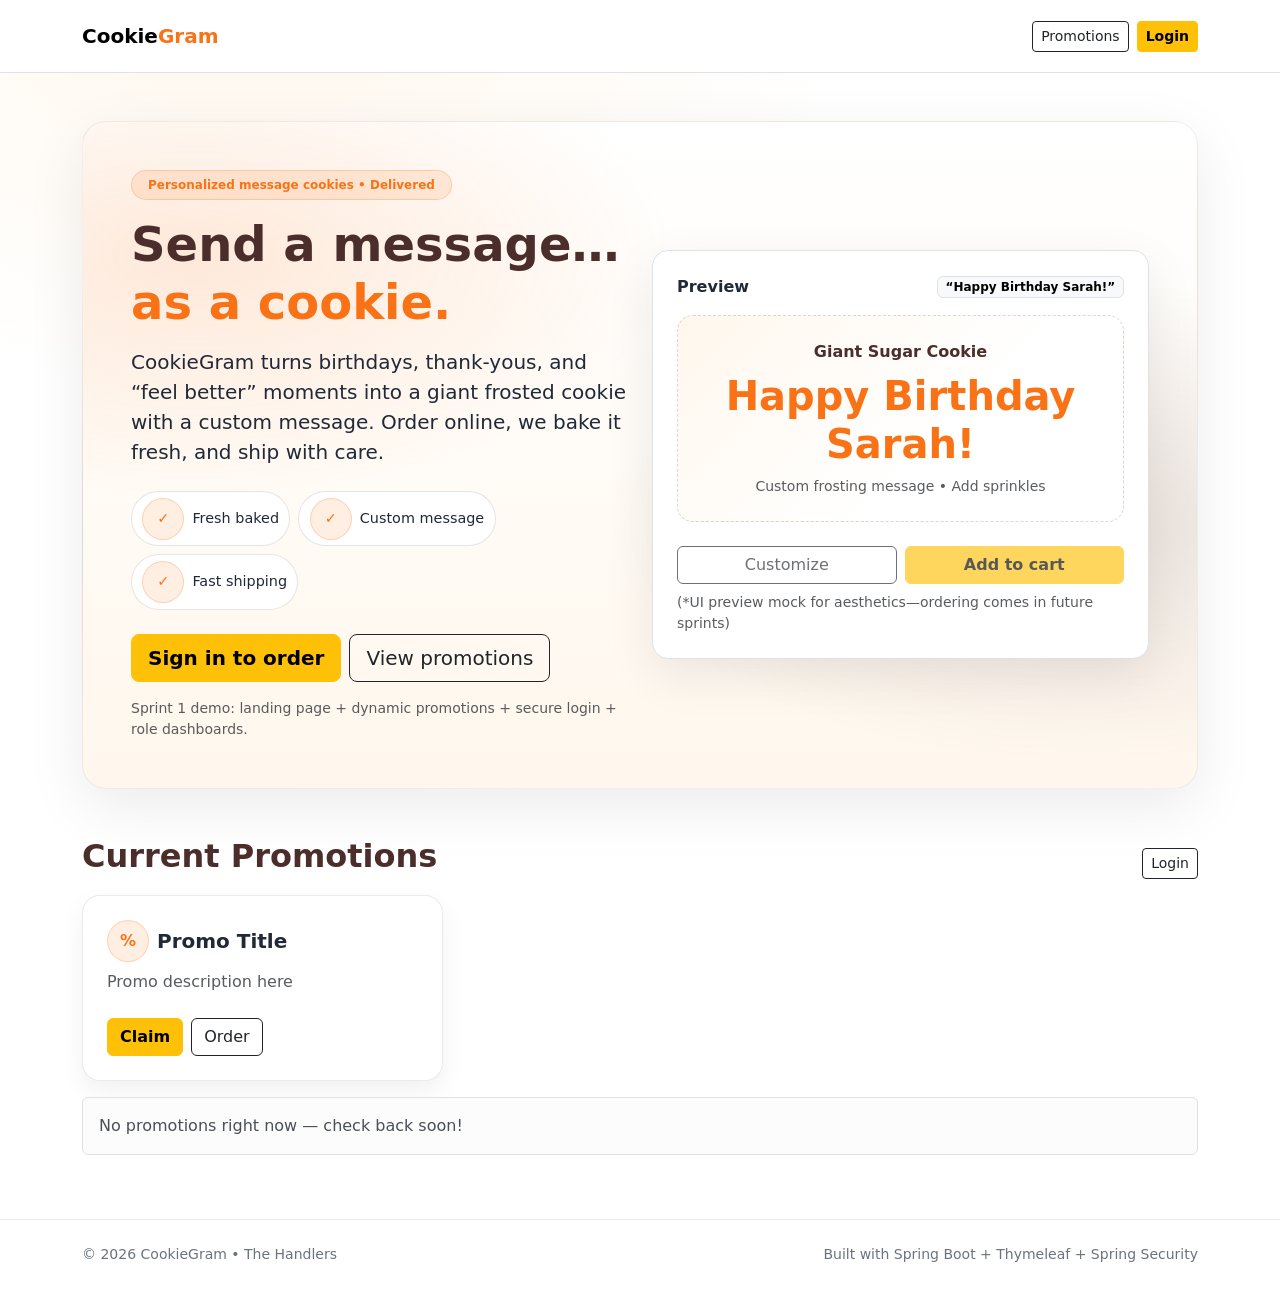
<file: src/main/resources/templates/index.html>
<!doctype html>
<html lang="en" xmlns:th="http://www.thymeleaf.org">
<head>
  <meta charset="UTF-8" />
  <meta name="viewport" content="width=device-width, initial-scale=1" />
  <title>CookieGram — Message Cookies Delivered</title>

  <!-- Bootstrap (instant aesthetics) -->
  <link href="https://cdn.jsdelivr.net/npm/bootstrap@5.3.3/dist/css/bootstrap.min.css" rel="stylesheet">

  <style>
    :root{
      --cg-orange:#f97316;
      --cg-brown:#4b2e2b;
      --cg-cream:#fff7ed;
    }
    body{
      font-family: system-ui, -apple-system, Segoe UI, Roboto, Arial, sans-serif;
      background: radial-gradient(1200px 800px at 20% 0%, #fff7ed 0%, #ffffff 50%, #fff 100%);
      color:#1f2937;
    }
    .navbar-brand span{ color: var(--cg-orange); }
    .hero{
      background:
        radial-gradient(800px 400px at 10% 20%, rgba(249,115,22,.15) 0%, rgba(249,115,22,0) 60%),
        radial-gradient(800px 400px at 90% 60%, rgba(75,46,43,.12) 0%, rgba(75,46,43,0) 60%),
        linear-gradient(180deg, #ffffff 0%, #fff7ed 100%);
      border: 1px solid rgba(0,0,0,.06);
      box-shadow: 0 18px 60px rgba(0,0,0,.08);
      border-radius: 24px;
      overflow:hidden;
    }
    .badge-soft{
      background: rgba(249,115,22,.12);
      color: var(--cg-orange);
      border: 1px solid rgba(249,115,22,.25);
      font-weight: 600;
    }
    .promo-card{
      border: 1px solid rgba(0,0,0,.08);
      border-radius: 18px;
      box-shadow: 0 10px 24px rgba(0,0,0,.06);
      transition: transform .15s ease, box-shadow .15s ease;
      height: 100%;
    }
    .promo-card:hover{
      transform: translateY(-3px);
      box-shadow: 0 16px 40px rgba(0,0,0,.10);
    }
    .chip{
      display:inline-flex;
      align-items:center;
      gap:.5rem;
      padding:.35rem .65rem;
      border-radius: 999px;
      border: 1px solid rgba(0,0,0,.10);
      background:#fff;
      font-size:.9rem;
    }
    .icon-circle{
      width:42px;height:42px;border-radius:999px;
      display:flex;align-items:center;justify-content:center;
      background: rgba(249,115,22,.12);
      border: 1px solid rgba(249,115,22,.25);
      color: var(--cg-orange);
      font-weight: 800;
    }
    .footer{
      border-top:1px solid rgba(0,0,0,.08);
      color:#6b7280;
    }
  </style>
</head>
<body>

<!-- Top Nav -->
<nav class="navbar navbar-expand-lg bg-white border-bottom sticky-top">
  <div class="container py-2">
    <a class="navbar-brand fw-bold" href="/">
      Cookie<span>Gram</span>
    </a>

    <div class="d-flex gap-2">
      <a class="btn btn-outline-dark btn-sm" href="#promotions">Promotions</a>
      <a class="btn btn-warning btn-sm fw-semibold" href="/login">Login</a>
    </div>
  </div>
</nav>

<!-- Hero -->
<header class="container my-5">
  <div class="hero p-4 p-md-5">
    <div class="row align-items-center g-4">
      <div class="col-lg-6">
        <span class="badge badge-soft rounded-pill px-3 py-2 mb-3">Personalized message cookies • Delivered</span>
        <h1 class="display-5 fw-bold mb-3" style="color:var(--cg-brown);">
          Send a message… <span style="color:var(--cg-orange);">as a cookie.</span>
        </h1>
        <p class="lead mb-4">
          CookieGram turns birthdays, thank-yous, and “feel better” moments into a giant frosted cookie with a custom message.
          Order online, we bake it fresh, and ship with care.
        </p>

        <div class="d-flex flex-wrap gap-2 mb-4">
          <div class="chip"><span class="icon-circle">✓</span> Fresh baked</div>
          <div class="chip"><span class="icon-circle">✓</span> Custom message</div>
          <div class="chip"><span class="icon-circle">✓</span> Fast shipping</div>
        </div>

        <div class="d-flex flex-wrap gap-2">
          <a class="btn btn-warning btn-lg fw-semibold" href="/login">Sign in to order</a>
          <a class="btn btn-outline-dark btn-lg" href="#promotions">View promotions</a>
        </div>

        <p class="small text-muted mt-3 mb-0">
          Sprint 1 demo: landing page + dynamic promotions + secure login + role dashboards.
        </p>
      </div>

      <!-- Visual mock card (no images needed) -->
      <div class="col-lg-6">
        <div class="bg-white rounded-4 p-4 border" style="box-shadow:0 16px 50px rgba(0,0,0,.08);">
          <div class="d-flex justify-content-between align-items-center mb-3">
            <div class="fw-bold">Preview</div>
            <span class="badge text-bg-light border">“Happy Birthday Sarah!”</span>
          </div>
          <div class="rounded-4 p-4" style="background: linear-gradient(135deg, #fff7ed 0%, #ffffff 60%); border: 1px dashed rgba(0,0,0,.15);">
            <div class="text-center">
              <div class="fw-bold mb-2" style="color:var(--cg-brown);">Giant Sugar Cookie</div>
              <div class="display-6 fw-bold" style="color:var(--cg-orange);">Happy Birthday<br/>Sarah!</div>
              <div class="small text-muted mt-2">Custom frosting message • Add sprinkles</div>
            </div>
          </div>
          <div class="row g-2 mt-3">
            <div class="col-6"><button class="btn btn-outline-dark w-100" disabled>Customize</button></div>
            <div class="col-6"><button class="btn btn-warning w-100 fw-semibold" disabled>Add to cart</button></div>
          </div>
          <div class="small text-muted mt-2">(*UI preview mock for aesthetics—ordering comes in future sprints)</div>
        </div>
      </div>

    </div>
  </div>
</header>

<!-- Promotions -->
<section id="promotions" class="container my-5">
  <div class="d-flex align-items-end justify-content-between mb-3">
    <div>
      <h2 class="fw-bold mb-1" style="color:var(--cg-brown);">Current Promotions</h2>
      <p class="text-muted mb-0"></p>
    </div>
    <a class="btn btn-outline-dark btn-sm" href="/login">Login</a>
  </div>

  <div class="row g-3">
    <!-- Thymeleaf: promotions from server -->
    <div class="col-md-6 col-lg-4" th:each="promo : ${promotions}">
      <div class="promo-card p-4 bg-white">
        <div class="d-flex align-items-center gap-2 mb-2">
          <div class="icon-circle">%</div>
          <h5 class="mb-0 fw-bold" th:text="${promo.title()}">Promo Title</h5>
        </div>
        <p class="text-muted mb-4" th:text="${promo.description()}">Promo description here</p>
        <div class="d-flex gap-2">
          <a class="btn btn-warning fw-semibold" href="/login">Claim</a>
          <a class="btn btn-outline-dark" href="/login">Order</a>
        </div>
      </div>
    </div>

    <!-- Fallback if list is empty -->
    <div class="col-12" th:if="${promotions == null || promotions.isEmpty()}">
      <div class="alert alert-light border">
        No promotions right now — check back soon!
      </div>
    </div>
  </div>
</section>

<!-- Footer -->
<footer class="footer py-4 mt-5 bg-white">
  <div class="container d-flex flex-wrap justify-content-between align-items-center gap-2">
    <div class="small">
      © <span th:text="${#dates.format(#dates.createNow(), 'yyyy')}">2026</span> CookieGram • The Handlers
    </div>
    <div class="small">
      Built with Spring Boot + Thymeleaf + Spring Security
    </div>
  </div>
</footer>

<script src="https://cdn.jsdelivr.net/npm/bootstrap@5.3.3/dist/js/bootstrap.bundle.min.js"></script>
</body>
</html>
</file>
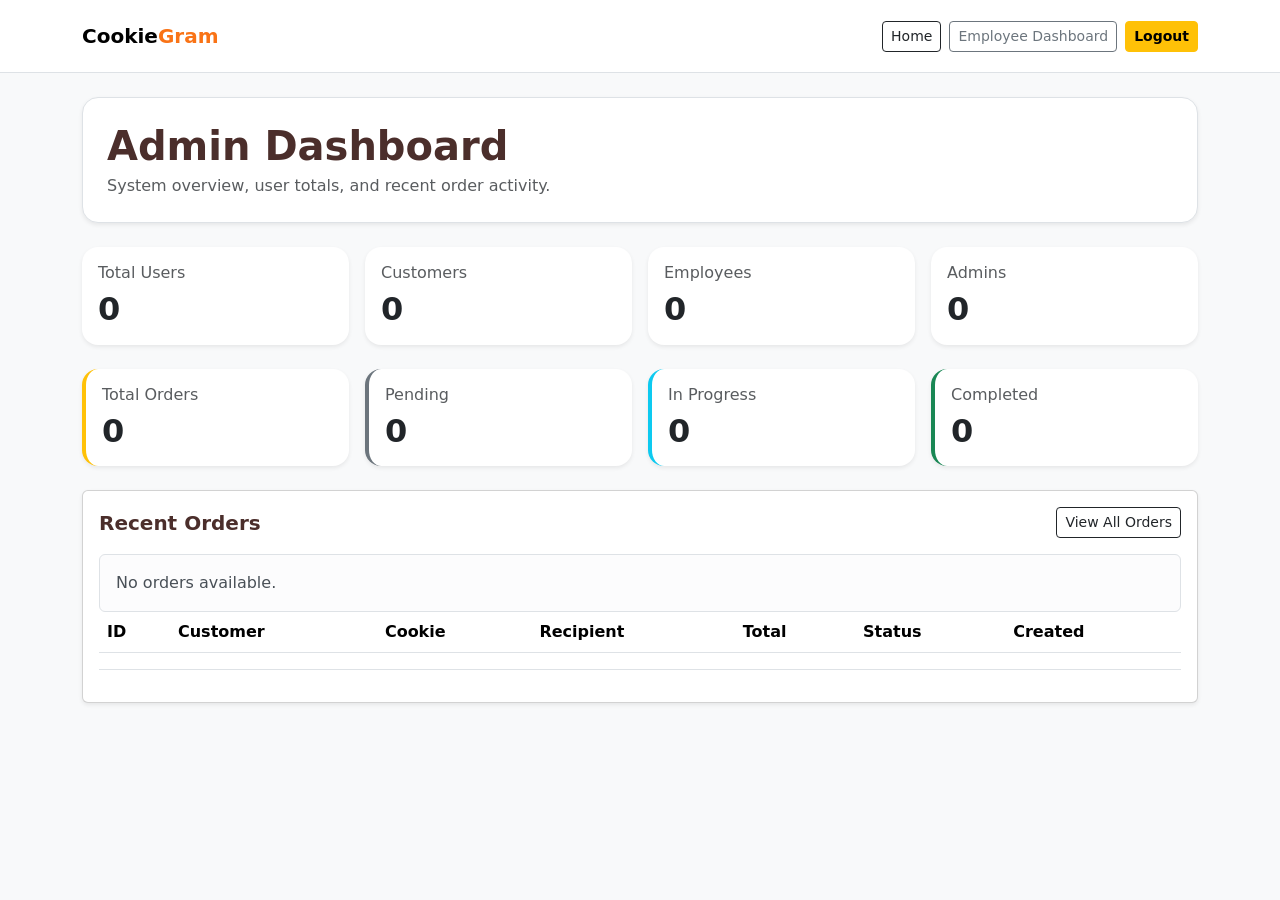
<file: src/main/resources/templates/admin.html>
<!doctype html>
<html lang="en" xmlns:th="http://www.thymeleaf.org">
<head>
  <meta charset="UTF-8"/>
  <meta name="viewport" content="width=device-width, initial-scale=1"/>
  <title>Admin Dashboard - CookieGram</title>
  <link href="https://cdn.jsdelivr.net/npm/bootstrap@5.3.3/dist/css/bootstrap.min.css" rel="stylesheet">
  <style>
    :root{
      --cg-orange:#f97316;
      --cg-brown:#4b2e2b;
    }
    .brand{
      color: var(--cg-orange);
    }
    .stat-card{
      border: 0;
      border-radius: 1rem;
    }
  </style>
</head>
<body class="bg-light">

<nav class="navbar navbar-expand bg-white border-bottom">
  <div class="container py-2">
    <a class="navbar-brand fw-bold" href="/">Cookie<span class="brand">Gram</span></a>
    <div class="d-flex gap-2">
      <a class="btn btn-outline-dark btn-sm" href="/">Home</a>
      <a class="btn btn-outline-secondary btn-sm" th:href="@{/employee}">Employee Dashboard</a>
      <form th:action="@{/logout}" method="post" class="m-0">
        <button class="btn btn-warning btn-sm fw-semibold" type="submit">Logout</button>
      </form>
    </div>
  </div>
</nav>

<div class="container my-4">
  <div class="p-4 bg-white border rounded-4 shadow-sm mb-4">
    <h1 class="fw-bold mb-1" style="color:var(--cg-brown);">Admin Dashboard</h1>
    <p class="text-muted mb-0">System overview, user totals, and recent order activity.</p>
  </div>

  <div class="row g-3 mb-4">
    <div class="col-md-3">
      <div class="card stat-card shadow-sm">
        <div class="card-body">
          <h6 class="text-muted">Total Users</h6>
          <h2 class="fw-bold mb-0" th:text="${totalUsers}">0</h2>
        </div>
      </div>
    </div>

    <div class="col-md-3">
      <div class="card stat-card shadow-sm">
        <div class="card-body">
          <h6 class="text-muted">Customers</h6>
          <h2 class="fw-bold mb-0" th:text="${totalCustomers}">0</h2>
        </div>
      </div>
    </div>

    <div class="col-md-3">
      <div class="card stat-card shadow-sm">
        <div class="card-body">
          <h6 class="text-muted">Employees</h6>
          <h2 class="fw-bold mb-0" th:text="${totalEmployees}">0</h2>
        </div>
      </div>
    </div>

    <div class="col-md-3">
      <div class="card stat-card shadow-sm">
        <div class="card-body">
          <h6 class="text-muted">Admins</h6>
          <h2 class="fw-bold mb-0" th:text="${totalAdmins}">0</h2>
        </div>
      </div>
    </div>
  </div>

  <div class="row g-3 mb-4">
    <div class="col-md-3">
      <div class="card stat-card shadow-sm border-start border-4 border-warning">
        <div class="card-body">
          <h6 class="text-muted">Total Orders</h6>
          <h2 class="fw-bold mb-0" th:text="${totalOrders}">0</h2>
        </div>
      </div>
    </div>

    <div class="col-md-3">
      <div class="card stat-card shadow-sm border-start border-4 border-secondary">
        <div class="card-body">
          <h6 class="text-muted">Pending</h6>
          <h2 class="fw-bold mb-0" th:text="${pendingOrders}">0</h2>
        </div>
      </div>
    </div>

    <div class="col-md-3">
      <div class="card stat-card shadow-sm border-start border-4 border-info">
        <div class="card-body">
          <h6 class="text-muted">In Progress</h6>
          <h2 class="fw-bold mb-0" th:text="${inProgressOrders}">0</h2>
        </div>
      </div>
    </div>

    <div class="col-md-3">
      <div class="card stat-card shadow-sm border-start border-4 border-success">
        <div class="card-body">
          <h6 class="text-muted">Completed</h6>
          <h2 class="fw-bold mb-0" th:text="${completedOrders}">0</h2>
        </div>
      </div>
    </div>
  </div>

  <div class="card shadow-sm">
    <div class="card-body">
      <div class="d-flex justify-content-between align-items-center mb-3">
        <h5 class="fw-bold mb-0" style="color:var(--cg-brown);">Recent Orders</h5>
        <a class="btn btn-sm btn-outline-dark" th:href="@{/employee}">View All Orders</a>
      </div>

      <div th:if="${recentOrders == null || recentOrders.isEmpty()}" class="alert alert-light border mb-0">
        No orders available.
      </div>

      <div th:if="${recentOrders != null && !recentOrders.isEmpty()}" class="table-responsive">
        <table class="table align-middle">
          <thead>
          <tr>
            <th>ID</th>
            <th>Customer</th>
            <th>Cookie</th>
            <th>Recipient</th>
            <th>Total</th>
            <th>Status</th>
            <th>Created</th>
          </tr>
          </thead>
          <tbody>
          <tr th:each="order : ${recentOrders}">
            <td th:text="${order.id}"></td>
            <td th:text="${order.customerUsername}"></td>
            <td th:text="${order.cookieType.displayName}"></td>
            <td th:text="${order.recipientName}"></td>
            <td th:text="'$' + ${order.totalPrice}"></td>
            <td>
              <span class="badge bg-secondary" th:text="${order.status}"></span>
            </td>
            <td th:text="${#temporals.format(order.createdAt, 'yyyy-MM-dd HH:mm')}"></td>
          </tr>
          </tbody>
        </table>
      </div>
    </div>
  </div>
</div>

</body>
</html>
</file>
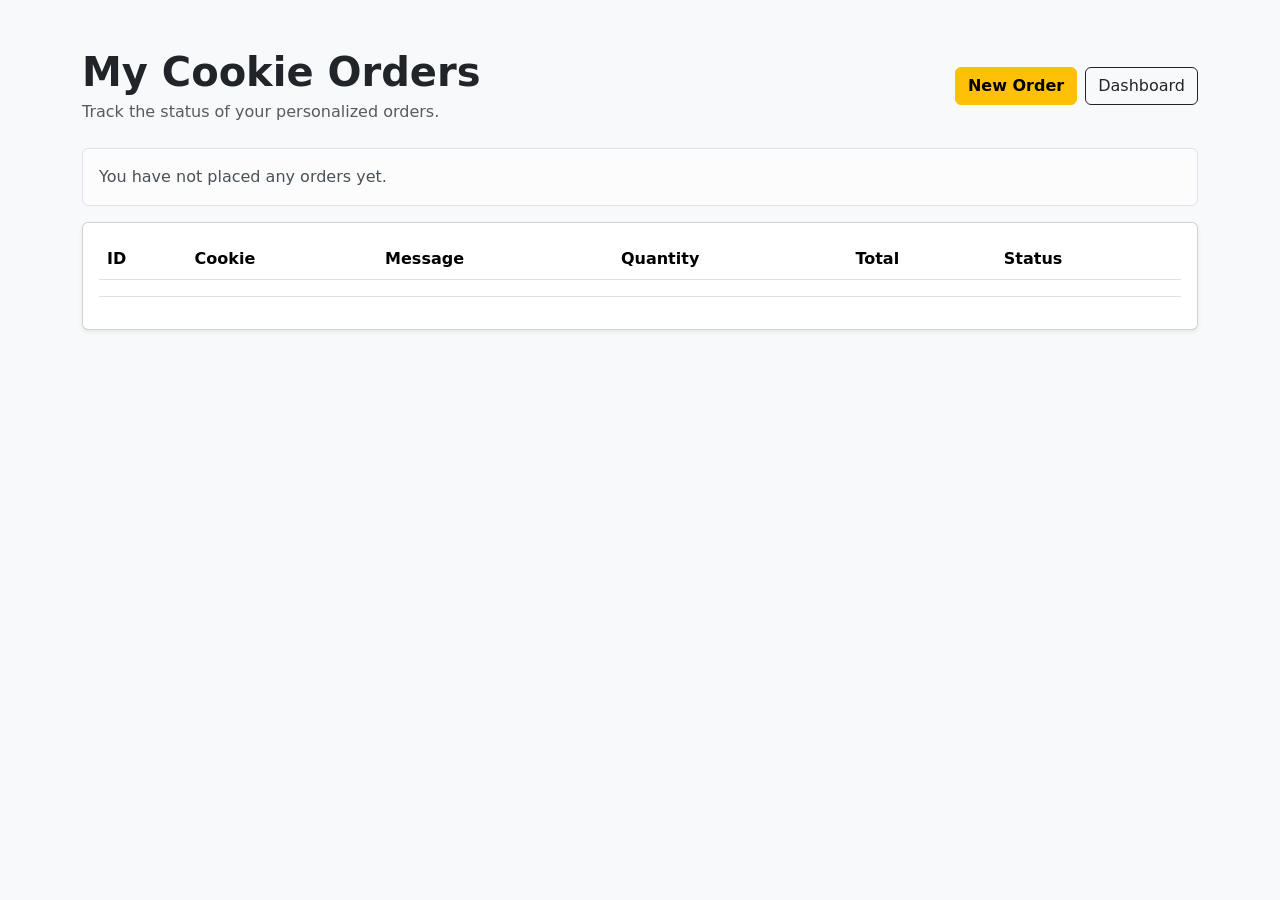
<file: src/main/resources/templates/customer-orders.html>
<!doctype html>
<html lang="en" xmlns:th="http://www.thymeleaf.org">
<head>
  <meta charset="UTF-8"/>
  <meta name="viewport" content="width=device-width, initial-scale=1"/>
  <title>My Orders - CookieGram</title>
  <link href="https://cdn.jsdelivr.net/npm/bootstrap@5.3.3/dist/css/bootstrap.min.css" rel="stylesheet">
</head>
<body class="bg-light">

<div class="container my-5">
  <div class="d-flex justify-content-between align-items-center mb-4">
    <div>
      <h1 class="fw-bold mb-1">My Cookie Orders</h1>
      <p class="text-muted mb-0">Track the status of your personalized orders.</p>
    </div>
    <div class="d-flex gap-2">
      <a href="/customer/orders/new" class="btn btn-warning fw-semibold">New Order</a>
      <a href="/customer" class="btn btn-outline-dark">Dashboard</a>
    </div>
  </div>

  <div th:if="${orders == null || orders.isEmpty()}" class="alert alert-light border">
    You have not placed any orders yet.
  </div>

  <div th:if="${orders != null && !orders.isEmpty()}" class="card shadow-sm">
    <div class="card-body">
      <div class="table-responsive">
        <table class="table align-middle">
          <thead>
            <tr>
              <th>ID</th>
              <th>Cookie</th>
              <th>Message</th>
              <th>Quantity</th>
              <th>Total</th>
              <th>Status</th>
            </tr>
          </thead>
          <tbody>
            <tr th:each="order : ${orders}">
              <td th:text="${order.id}"></td>
              <td th:text="${order.cookieType.displayName}"></td>
              <td th:text="${order.customMessage}"></td>
              <td th:text="${order.quantity}"></td>
              <td th:text="'$' + ${order.totalPrice}"></td>
              <td><span class="badge bg-secondary" th:text="${order.status}"></span></td>
            </tr>
          </tbody>
        </table>
      </div>
    </div>
  </div>
</div>

</body>
</html>
</file>
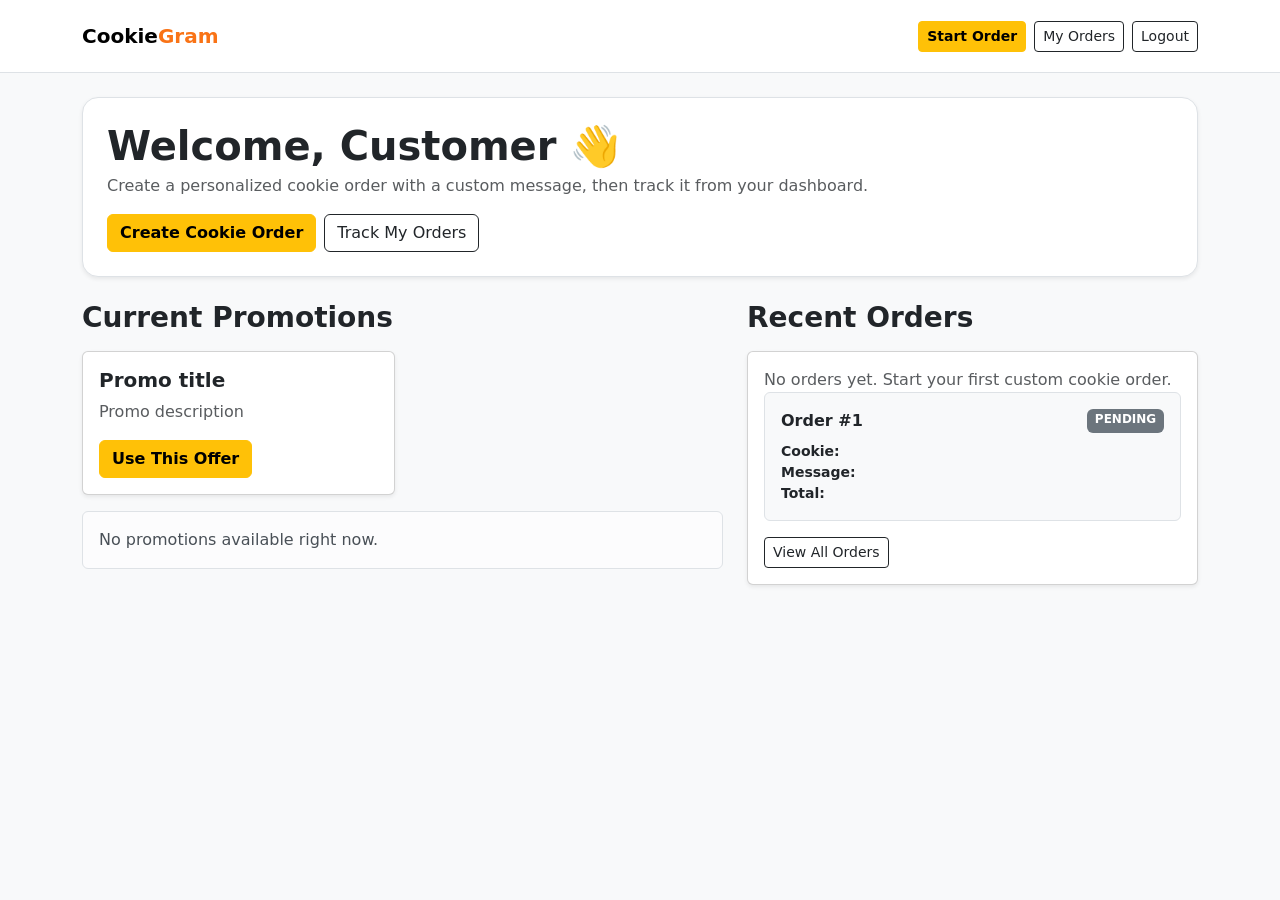
<file: src/main/resources/templates/customer.html>
<!doctype html>
<html lang="en" xmlns:th="http://www.thymeleaf.org">
<head>
  <meta charset="UTF-8"/>
  <meta name="viewport" content="width=device-width, initial-scale=1"/>
  <title>Customer - CookieGram</title>
  <link href="https://cdn.jsdelivr.net/npm/bootstrap@5.3.3/dist/css/bootstrap.min.css" rel="stylesheet">
  <style>
    :root{ --cg-orange:#f97316; --cg-brown:#4b2e2b; }
    .brand{ color: var(--cg-orange); }
  </style>
</head>
<body class="bg-light">

<nav class="navbar navbar-expand bg-white border-bottom">
  <div class="container py-2">
    <a class="navbar-brand fw-bold" href="/">Cookie<span class="brand">Gram</span></a>
    <div class="d-flex gap-2">
      <a class="btn btn-warning btn-sm fw-semibold" href="/customer/orders/new">Start Order</a>
      <a class="btn btn-outline-dark btn-sm" href="/customer/orders">My Orders</a>
      <form th:action="@{/logout}" method="post" class="m-0">
        <button class="btn btn-outline-dark btn-sm" type="submit">Logout</button>
      </form>
    </div>
  </div>
</nav>

<div class="container my-4">
  <div class="p-4 bg-white border rounded-4 shadow-sm mb-4">
    <h1 class="fw-bold mb-1">Welcome, Customer 👋</h1>
    <p class="text-muted mb-3">Create a personalized cookie order with a custom message, then track it from your dashboard.</p>

    <div class="d-flex gap-2 flex-wrap">
      <a href="/customer/orders/new" class="btn btn-warning fw-semibold">Create Cookie Order</a>
      <a href="/customer/orders" class="btn btn-outline-dark">Track My Orders</a>
    </div>
  </div>

  <div class="row g-4">
    <div class="col-lg-7">
      <h3 class="fw-bold mb-3">Current Promotions</h3>

      <div class="row g-3">
        <div class="col-md-6" th:each="promo : ${promotions}">
          <div class="card h-100 shadow-sm">
            <div class="card-body">
              <h5 class="card-title fw-bold" th:text="${promo.title()}">Promo title</h5>
              <p class="card-text text-muted" th:text="${promo.description()}">Promo description</p>
              <a href="/customer/orders/new" class="btn btn-warning fw-semibold">Use This Offer</a>
            </div>
          </div>
        </div>

        <div class="col-12" th:if="${promotions == null || promotions.isEmpty()}">
          <div class="alert alert-light border">No promotions available right now.</div>
        </div>
      </div>
    </div>

    <div class="col-lg-5">
      <h3 class="fw-bold mb-3">Recent Orders</h3>

      <div class="card shadow-sm">
        <div class="card-body">
          <div th:if="${orders == null || orders.isEmpty()}" class="text-muted">
            No orders yet. Start your first custom cookie order.
          </div>

          <div th:if="${orders != null && !orders.isEmpty()}">
            <div class="border rounded p-3 mb-3 bg-light" th:each="order : ${orders}">
              <div class="d-flex justify-content-between">
                <strong th:text="'Order #' + ${order.id}">Order #1</strong>
                <span class="badge bg-secondary" th:text="${order.status}">PENDING</span>
              </div>
              <div class="small mt-2">
                <div><strong>Cookie:</strong> <span th:text="${order.cookieType.displayName}"></span></div>
                <div><strong>Message:</strong> <span th:text="${order.customMessage}"></span></div>
                <div><strong>Total:</strong> <span th:text="'$' + ${order.totalPrice}"></span></div>
              </div>
            </div>
          </div>

          <a href="/customer/orders" class="btn btn-outline-dark btn-sm">View All Orders</a>
        </div>
      </div>
    </div>
  </div>
</div>

</body>
</html>
</file>
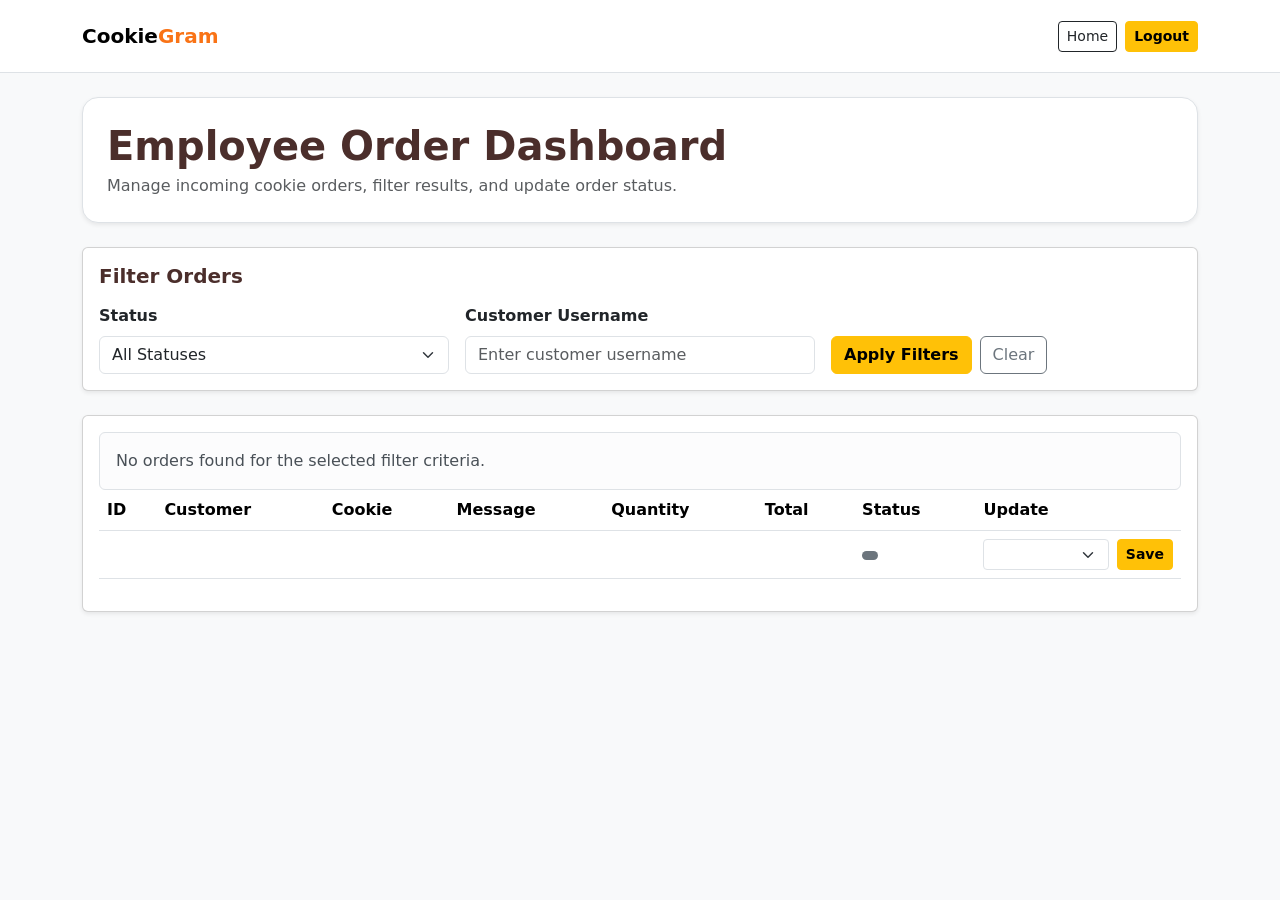
<file: src/main/resources/templates/employee.html>
<!doctype html>
<html lang="en" xmlns:th="http://www.thymeleaf.org">
<head>
  <meta charset="UTF-8"/>
  <meta name="viewport" content="width=device-width, initial-scale=1"/>
  <title>Employee Dashboard - CookieGram</title>

  <link href="https://cdn.jsdelivr.net/npm/bootstrap@5.3.3/dist/css/bootstrap.min.css" rel="stylesheet">

  <style>
    :root{
      --cg-orange:#f97316;
      --cg-brown:#4b2e2b;
    }
    .brand{
      color: var(--cg-orange);
    }
  </style>
</head>
<body class="bg-light">

<nav class="navbar navbar-expand bg-white border-bottom">
  <div class="container py-2">
    <a class="navbar-brand fw-bold" href="/">Cookie<span class="brand">Gram</span></a>
    <div class="d-flex gap-2">
      <a class="btn btn-outline-dark btn-sm" href="/">Home</a>
      <form th:action="@{/logout}" method="post" class="m-0">
        <button class="btn btn-warning btn-sm fw-semibold" type="submit">Logout</button>
      </form>
    </div>
  </div>
</nav>

<div class="container my-4">

  <!-- Header -->
  <div class="p-4 bg-white border rounded-4 shadow-sm mb-4">
    <h1 class="fw-bold mb-1" style="color:var(--cg-brown);">Employee Order Dashboard</h1>
    <p class="text-muted mb-0">Manage incoming cookie orders, filter results, and update order status.</p>
  </div>

  <!-- Filter Card -->
  <div class="card shadow-sm mb-4">
    <div class="card-body">
      <h5 class="fw-bold mb-3" style="color:var(--cg-brown);">Filter Orders</h5>

      <form th:action="@{/employee}" method="get" class="row g-3 align-items-end">

        <!-- Status Filter -->
        <div class="col-md-4">
          <label for="status" class="form-label fw-semibold">Status</label>
          <select id="status" name="status" class="form-select">
            <option value="">All Statuses</option>
            <option th:each="status : ${statuses}"
                    th:value="${status}"
                    th:text="${status.displayName}"
                    th:selected="${status == selectedStatus}">
            </option>
          </select>
        </div>

        <!-- Username Filter -->
        <div class="col-md-4">
          <label for="customerUsername" class="form-label fw-semibold">Customer Username</label>
          <input type="text"
                 id="customerUsername"
                 name="customerUsername"
                 class="form-control"
                 placeholder="Enter customer username"
                 th:value="${customerUsername}">
        </div>

        <!-- Buttons -->
        <div class="col-md-4 d-flex gap-2">
          <button type="submit" class="btn btn-warning fw-semibold">Apply Filters</button>
          <a th:href="@{/employee}" class="btn btn-outline-secondary">Clear</a>
        </div>

      </form>
    </div>
  </div>

  <!-- Orders Table -->
  <div class="card shadow-sm">
    <div class="card-body">

      <!-- Empty State -->
      <div th:if="${orders == null || orders.isEmpty()}" class="alert alert-light border mb-0">
        No orders found for the selected filter criteria.
      </div>

      <!-- Table -->
      <div th:if="${orders != null && !orders.isEmpty()}" class="table-responsive">
        <table class="table align-middle">

          <thead>
            <tr>
              <th>ID</th>
              <th>Customer</th>
              <th>Cookie</th>
              <th>Message</th>
              <th>Quantity</th>
              <th>Total</th>
              <th>Status</th>
              <th>Update</th>
            </tr>
          </thead>

          <tbody>
            <tr th:each="order : ${orders}">

              <td th:text="${order.id}"></td>
              <td th:text="${order.customerUsername}"></td>
              <td th:text="${order.cookieType.displayName}"></td>
              <td th:text="${order.customMessage}"></td>
              <td th:text="${order.quantity}"></td>
              <td th:text="'$' + ${order.totalPrice}"></td>

              <!-- STATUS BADGE -->
              <td>
                <span class="badge bg-secondary"
                      th:text="${order.status.displayName}">
                </span>
              </td>

              <!-- UPDATE STATUS -->
              <td>
                <form th:action="@{'/employee/orders/' + ${order.id} + '/status'}"
                      method="post"
                      class="d-flex gap-2">

                  <select name="status" class="form-select form-select-sm">
                    <option th:each="status : ${statuses}"
                            th:value="${status}"
                            th:text="${status.displayName}"
                            th:selected="${status == order.status}">
                    </option>
                  </select>

                  <button type="submit"
                          class="btn btn-warning btn-sm fw-semibold">
                    Save
                  </button>

                </form>
              </td>

            </tr>
          </tbody>

        </table>
      </div>

    </div>
  </div>

</div>

</body>
</html>
</file>
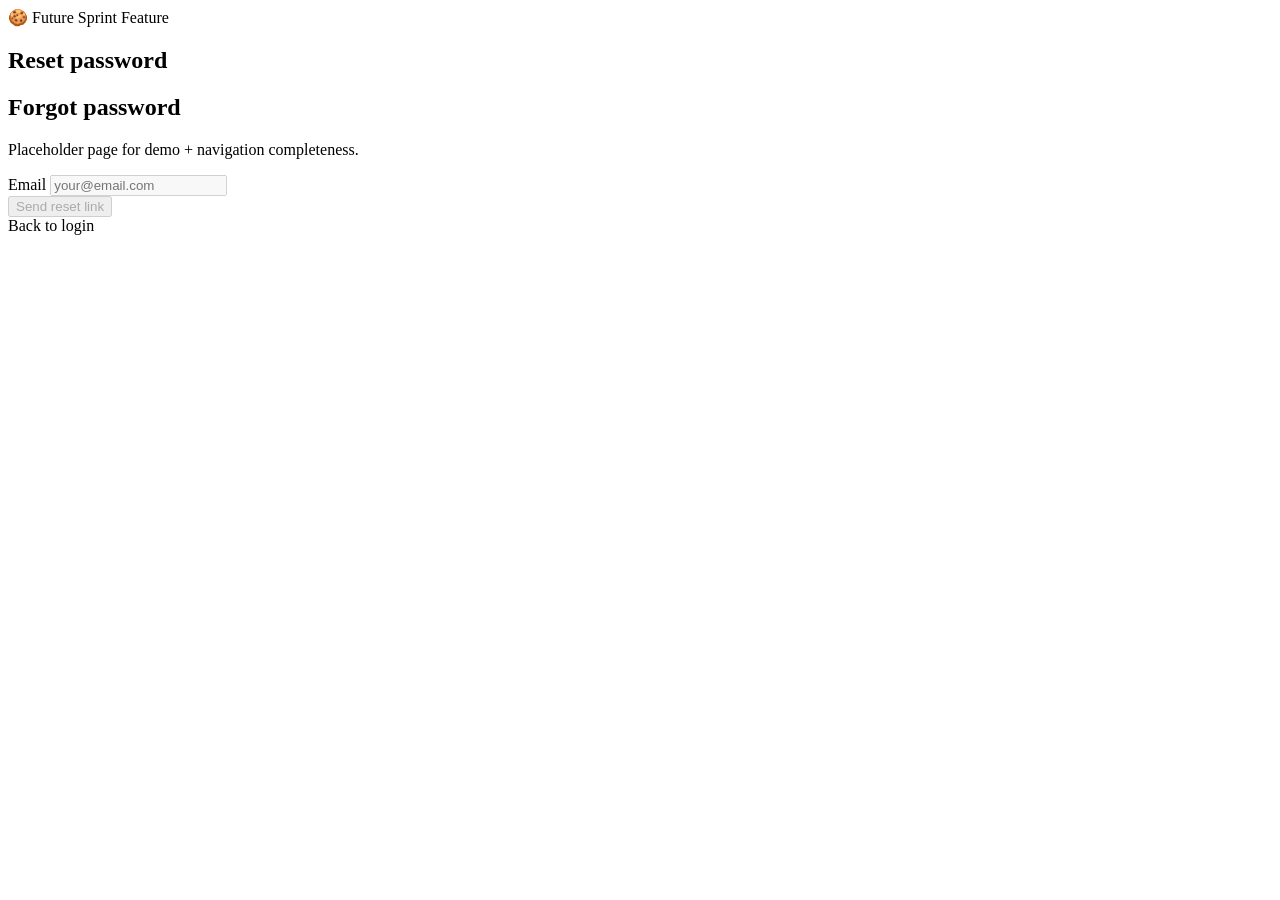
<file: src/main/resources/templates/forgot-password.html>
<!doctype html>
<html lang="en" xmlns:th="http://www.thymeleaf.org">
<head>
  <meta charset="UTF-8" />
  <meta name="viewport" content="width=device-width, initial-scale=1.0"/>
  <title>CookieGram — Forgot password</title>
  <link rel="stylesheet" th:href="@{/css/auth.css}">
</head>
<body>
  <div class="auth-wrap">
    <section class="brand">
      <div class="badge">🍪 <span>Future Sprint Feature</span></div>
      <h1>Reset password</h1>
    </section>

    <section class="card">
      <h2>Forgot password</h2>
      <p class="sub">Placeholder page for demo + navigation completeness.</p>

      <div class="field">
        <label>Email</label>
        <input placeholder="your@email.com" disabled>
      </div>

      <button class="btn" type="button" disabled>Send reset link</button>

      <div class="footer">
        <a class="link" th:href="@{/login}">Back to login</a>
      </div>
    </section>
  </div>
</body>
</html>
</file>
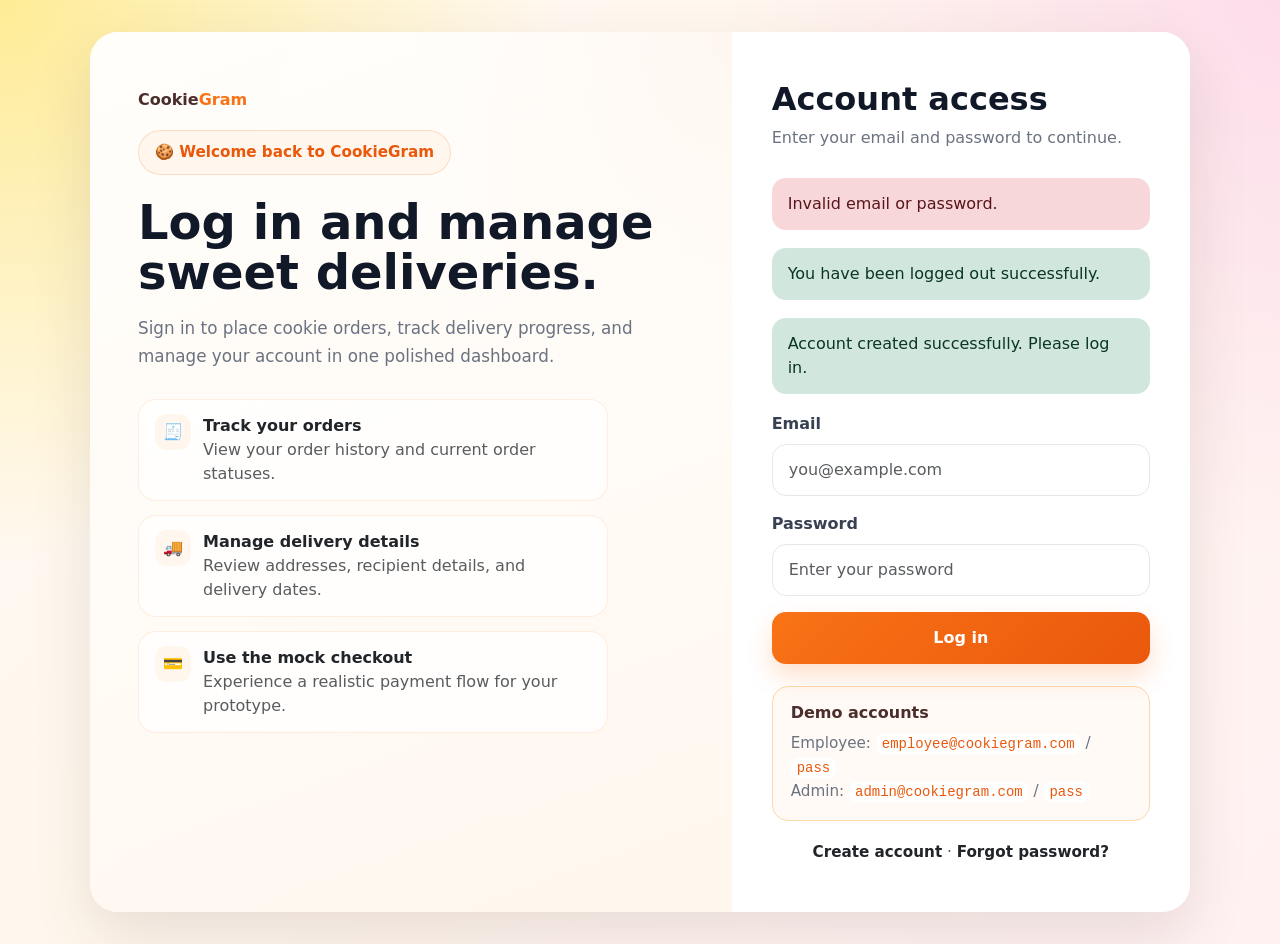
<file: src/main/resources/templates/login.html>
<!doctype html>
<html lang="en" xmlns:th="http://www.thymeleaf.org">
<head>
  <meta charset="UTF-8"/>
  <meta name="viewport" content="width=device-width, initial-scale=1"/>
  <title>Log in - CookieGram</title>
  <link href="https://cdn.jsdelivr.net/npm/bootstrap@5.3.3/dist/css/bootstrap.min.css" rel="stylesheet">

  <style>
    :root{
      --cg-orange:#f97316;
      --cg-orange-dark:#ea580c;
      --cg-brown:#4b2e2b;
      --cg-cream:#fff7ed;
      --cg-text:#1f2937;
      --cg-muted:#6b7280;
    }

    *{
      box-sizing:border-box;
    }

    body{
      min-height:100vh;
      margin:0;
      font-family: system-ui, -apple-system, BlinkMacSystemFont, "Segoe UI", sans-serif;
      color:var(--cg-text);
      background:
        radial-gradient(circle at top left, rgba(253,224,71,0.55), transparent 35%),
        radial-gradient(circle at top right, rgba(251,207,232,0.65), transparent 35%),
        linear-gradient(135deg, #fffaf5 0%, #fff7ed 45%, #fff1f2 100%);
    }

    .page-shell{
      min-height:100vh;
      display:flex;
      align-items:center;
      justify-content:center;
      padding:32px 16px;
    }

    .login-wrap{
      width:100%;
      max-width:1100px;
    }

    .login-card{
      border:none;
      border-radius:28px;
      overflow:hidden;
      background:rgba(255,255,255,0.82);
      box-shadow:0 24px 60px rgba(75,46,43,0.12);
    }

    .hero-side{
      padding:56px 48px;
      background:
        linear-gradient(160deg, rgba(255,255,255,0.65), rgba(255,247,237,0.95)),
        radial-gradient(circle at top right, rgba(249,115,22,0.14), transparent 30%);
      min-height:100%;
    }

    .form-side{
      padding:48px 40px;
      background:rgba(255,255,255,0.94);
    }

    .brand-badge{
      display:inline-flex;
      align-items:center;
      gap:8px;
      padding:10px 16px;
      border-radius:999px;
      background:rgba(255,247,237,0.95);
      border:1px solid rgba(249,115,22,0.2);
      color:var(--cg-orange-dark);
      font-size:.95rem;
      font-weight:700;
      margin-bottom:22px;
    }

    .brand-title{
      font-size:3rem;
      line-height:1.05;
      font-weight:800;
      color:#111827;
      margin-bottom:16px;
    }

    .brand-copy{
      font-size:1.05rem;
      line-height:1.7;
      color:var(--cg-muted);
      max-width:500px;
      margin-bottom:28px;
    }

    .feature-list{
      display:grid;
      gap:14px;
      max-width:470px;
    }

    .feature-item{
      display:flex;
      gap:12px;
      align-items:flex-start;
      padding:14px 16px;
      background:rgba(255,255,255,0.78);
      border:1px solid rgba(249,115,22,0.12);
      border-radius:18px;
    }

    .feature-icon{
      width:36px;
      height:36px;
      flex:0 0 36px;
      display:flex;
      align-items:center;
      justify-content:center;
      border-radius:12px;
      background:var(--cg-cream);
      color:var(--cg-orange-dark);
      font-size:1rem;
    }

    .brand-name{
      color:var(--cg-orange);
    }

    .top-brand{
      font-weight:800;
      font-size:1rem;
      color:var(--cg-brown);
      margin-bottom:18px;
    }

    .form-title{
      font-size:2rem;
      font-weight:800;
      margin-bottom:8px;
      color:#111827;
    }

    .form-subtitle{
      color:var(--cg-muted);
      margin-bottom:28px;
    }

    .form-label{
      font-weight:700;
      color:#374151;
      margin-bottom:8px;
    }

    .form-control{
      border-radius:14px;
      min-height:52px;
      border:1px solid #e5e7eb;
      padding:12px 16px;
      box-shadow:none !important;
    }

    .form-control:focus{
      border-color:#fdba74;
      box-shadow:0 0 0 4px rgba(249,115,22,0.12) !important;
    }

    .btn-login{
      min-height:52px;
      border:none;
      border-radius:14px;
      background:linear-gradient(135deg, var(--cg-orange), var(--cg-orange-dark));
      color:#fff;
      font-weight:800;
      box-shadow:0 12px 24px rgba(249,115,22,0.22);
    }

    .btn-login:hover{
      color:#fff;
      opacity:.98;
    }

    .helper-box{
      margin-top:22px;
      padding:16px 18px;
      border-radius:16px;
      background:#fffaf5;
      border:1px solid #fed7aa;
    }

    .helper-box h6{
      margin:0 0 8px 0;
      font-weight:800;
      color:var(--cg-brown);
    }

    .helper-box p{
      margin:0;
      color:var(--cg-muted);
      font-size:.95rem;
      line-height:1.6;
    }

    .helper-box code{
      background:#fff;
      padding:2px 6px;
      border-radius:8px;
      color:var(--cg-orange-dark);
      font-size:.92em;
    }

    .auth-links{
      margin-top:20px;
      text-align:center;
      font-size:.95rem;
    }

    .auth-links a{
      color:var(--cg-orange-dark);
      font-weight:700;
      text-decoration:none;
    }

    .auth-links a:hover{
      text-decoration:underline;
    }

    .alert{
      border:none;
      border-radius:14px;
      padding:14px 16px;
      margin-bottom:18px;
    }

    @media (max-width: 991.98px){
      .hero-side{
        padding:36px 24px 24px;
      }

      .form-side{
        padding:32px 24px 36px;
      }

      .brand-title{
        font-size:2.35rem;
      }
    }
  </style>
</head>
<body>

<div class="page-shell">
  <div class="login-wrap">
    <div class="card login-card">
      <div class="row g-0">

        <div class="col-lg-7">
          <div class="hero-side">
            <div class="top-brand">Cookie<span class="brand-name">Gram</span></div>

            <div class="brand-badge">🍪 Welcome back to CookieGram</div>

            <h1 class="brand-title">Log in and manage sweet deliveries.</h1>

            <p class="brand-copy">
              Sign in to place cookie orders, track delivery progress, and manage your account in one polished dashboard.
            </p>

            <div class="feature-list">
              <div class="feature-item">
                <div class="feature-icon">🧾</div>
                <div>
                  <strong>Track your orders</strong><br>
                  <span class="text-muted">View your order history and current order statuses.</span>
                </div>
              </div>

              <div class="feature-item">
                <div class="feature-icon">🚚</div>
                <div>
                  <strong>Manage delivery details</strong><br>
                  <span class="text-muted">Review addresses, recipient details, and delivery dates.</span>
                </div>
              </div>

              <div class="feature-item">
                <div class="feature-icon">💳</div>
                <div>
                  <strong>Use the mock checkout</strong><br>
                  <span class="text-muted">Experience a realistic payment flow for your prototype.</span>
                </div>
              </div>
            </div>
          </div>
        </div>

        <div class="col-lg-5">
          <div class="form-side">
            <h2 class="form-title">Account access</h2>
            <p class="form-subtitle">Enter your email and password to continue.</p>

            <div th:if="${param.error}" class="alert alert-danger">
              Invalid email or password.
            </div>

            <div th:if="${param.logout}" class="alert alert-success">
              You have been logged out successfully.
            </div>

            <div th:if="${param.registered}" class="alert alert-success">
              Account created successfully. Please log in.
            </div>

            <form th:action="@{/login}" method="post">
              <div class="mb-3">
                <label for="username" class="form-label">Email</label>
                <input
                  type="email"
                  id="username"
                  name="username"
                  class="form-control"
                  placeholder="you@example.com"
                  required>
              </div>

              <div class="mb-3">
                <label for="password" class="form-label">Password</label>
                <input
                  type="password"
                  id="password"
                  name="password"
                  class="form-control"
                  placeholder="Enter your password"
                  required>
              </div>

              <div class="d-grid">
                <button type="submit" class="btn btn-login">Log in</button>
              </div>
            </form>

            <div class="helper-box">
              <h6>Demo accounts</h6>
              <p>
                Employee: <code>employee@cookiegram.com</code> / <code>pass</code><br>
                Admin: <code>admin@cookiegram.com</code> / <code>pass</code>
              </p>
            </div>

            <div class="auth-links">
              <a th:href="@{/register}">Create account</a>
              <span class="text-muted"> · </span>
              <a th:href="@{/forgot-password}">Forgot password?</a>
            </div>
          </div>
        </div>

      </div>
    </div>
  </div>
</div>

</body>
</html>
</file>
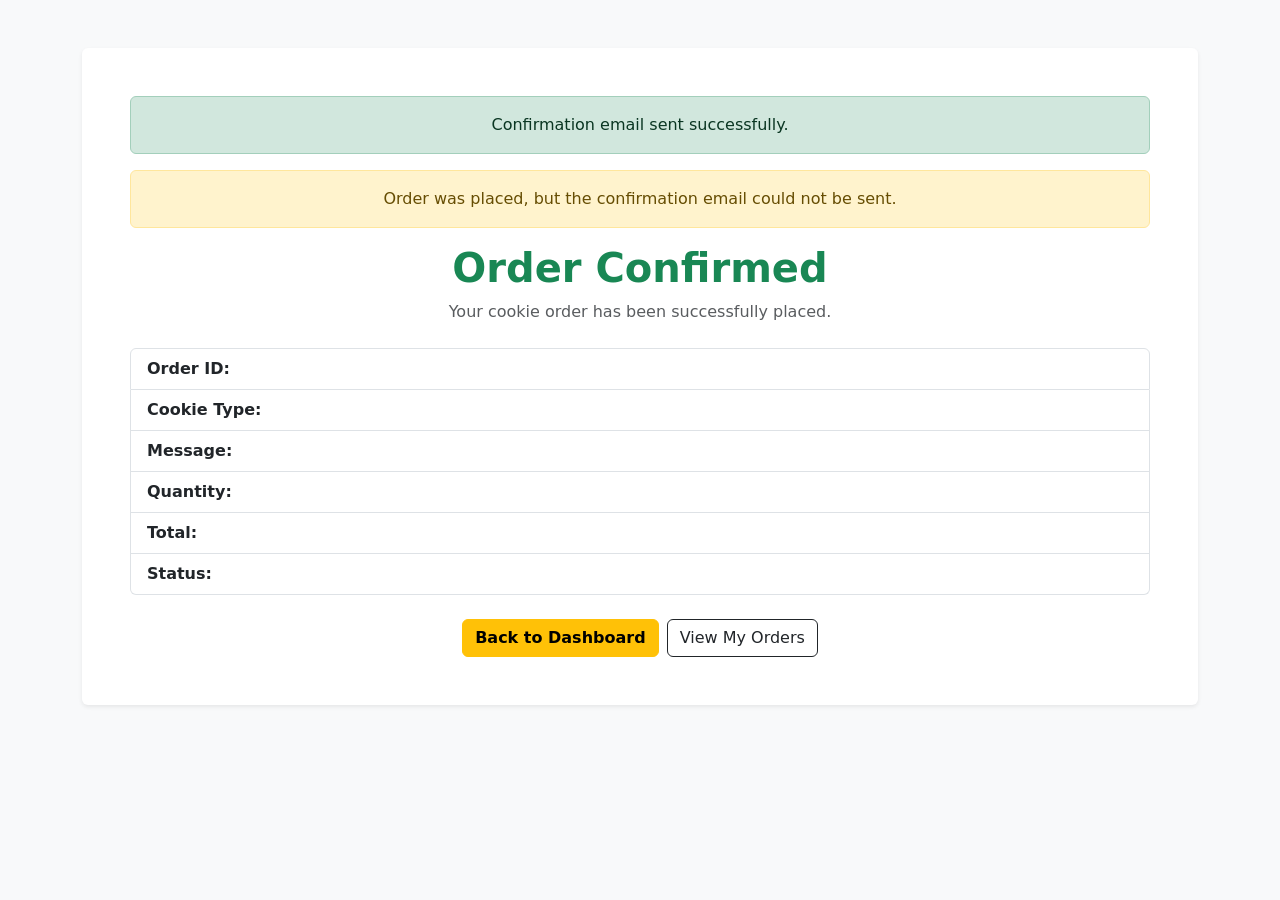
<file: src/main/resources/templates/order-confirmation.html>
<!doctype html>
<html lang="en" xmlns:th="http://www.thymeleaf.org">
<head>
  <meta charset="UTF-8"/>
  <meta name="viewport" content="width=device-width, initial-scale=1"/>
  <title>Order Confirmation - CookieGram</title>
  <link href="https://cdn.jsdelivr.net/npm/bootstrap@5.3.3/dist/css/bootstrap.min.css" rel="stylesheet">
</head>
<body class="bg-light">

<div class="container my-5">
  <div class="card shadow-sm border-0">
    <div class="card-body p-5">

      
      <div th:if="${emailSent}" class="alert alert-success text-center">
        Confirmation email sent successfully.
      </div>

      <div th:if="${emailSent == false}" class="alert alert-warning text-center">
        Order was placed, but the confirmation email could not be sent.
      </div>

      <div class="text-center mb-4">
        <h1 class="fw-bold text-success">Order Confirmed</h1>
        <p class="text-muted">Your cookie order has been successfully placed.</p>
      </div>

      <ul class="list-group mb-4">
        <li class="list-group-item">
          <strong>Order ID:</strong> <span th:text="${order.id}"></span>
        </li>
        <li class="list-group-item">
          <strong>Cookie Type:</strong> <span th:text="${order.cookieType.displayName}"></span>
        </li>
        <li class="list-group-item">
          <strong>Message:</strong> <span th:text="${order.customMessage}"></span>
        </li>
        <li class="list-group-item">
          <strong>Quantity:</strong> <span th:text="${order.quantity}"></span>
        </li>
        <li class="list-group-item">
          <strong>Total:</strong> <span th:text="'$' + ${order.totalPrice}"></span>
        </li>
        <li class="list-group-item">
          <strong>Status:</strong> <span th:text="${order.status}"></span>
        </li>
      </ul>

      <div class="d-flex gap-2 justify-content-center">
        <a href="/customer" class="btn btn-warning fw-semibold">Back to Dashboard</a>
        <a href="/customer/orders" class="btn btn-outline-dark">View My Orders</a>
      </div>

    </div>
  </div>
</div>

</body>
</html>
</file>
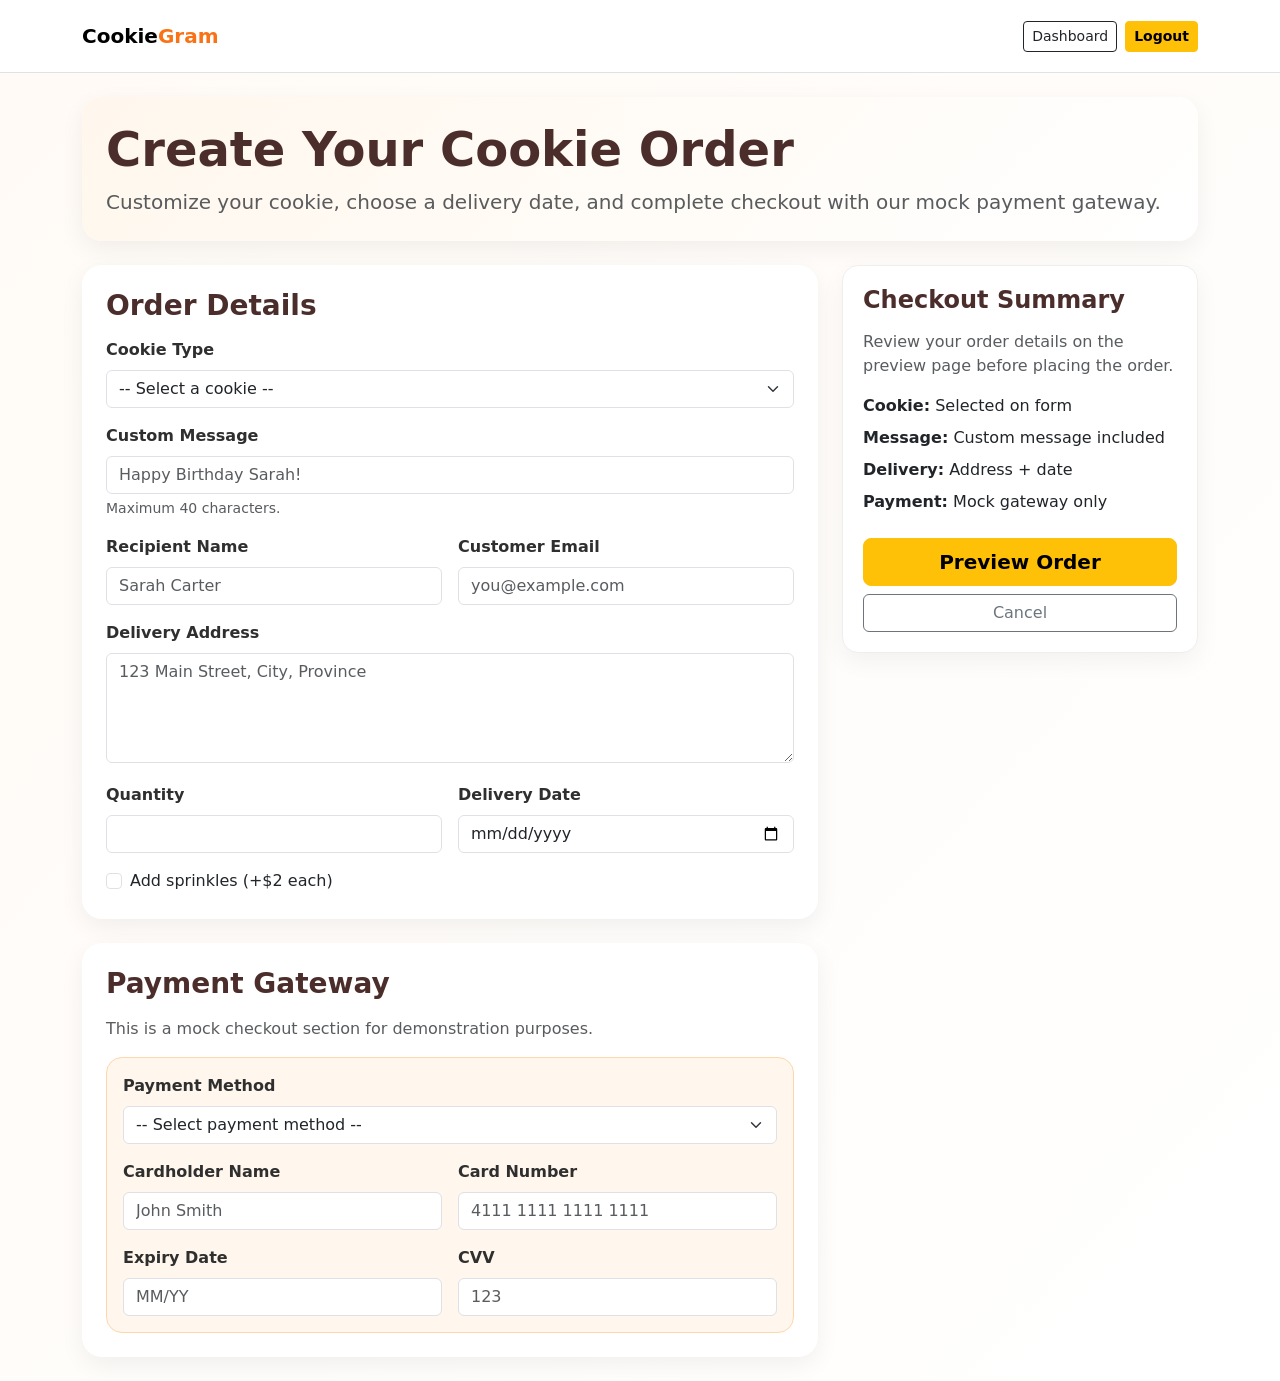
<file: src/main/resources/templates/order-form.html>
<!doctype html>
<html lang="en" xmlns:th="http://www.thymeleaf.org">
<head>
  <meta charset="UTF-8"/>
  <meta name="viewport" content="width=device-width, initial-scale=1"/>
  <title>Create Order - CookieGram</title>
  <link href="https://cdn.jsdelivr.net/npm/bootstrap@5.3.3/dist/css/bootstrap.min.css" rel="stylesheet">
  <style>
    :root{
      --cg-orange:#f97316;
      --cg-brown:#4b2e2b;
      --cg-cream:#fff7ed;
    }

    body{
      background: linear-gradient(to bottom right, #fffaf5, #fff);
    }

    .brand{
      color: var(--cg-orange);
    }

    .hero-card,
    .section-card{
      border: 0;
      border-radius: 1.25rem;
      box-shadow: 0 8px 24px rgba(0,0,0,0.06);
      background: #fff;
    }

    .hero-card{
      background: linear-gradient(135deg, #fff7ed, #ffffff);
    }

    .section-title{
      color: var(--cg-brown);
      font-weight: 700;
    }

    .form-label{
      font-weight: 600;
      color: #2f2f2f;
    }

    .payment-box{
      background: var(--cg-cream);
      border: 1px solid #fed7aa;
      border-radius: 1rem;
      padding: 1rem;
    }

    .sticky-summary{
      position: sticky;
      top: 24px;
    }

    .summary-box{
      background: #fff;
      border-radius: 1rem;
      border: 1px solid #eee;
      padding: 1.25rem;
      box-shadow: 0 8px 24px rgba(0,0,0,0.05);
    }
  </style>
</head>
<body>

<nav class="navbar navbar-expand bg-white border-bottom">
  <div class="container py-2">
    <a class="navbar-brand fw-bold" href="/">Cookie<span class="brand">Gram</span></a>
    <div class="d-flex gap-2">
      <a class="btn btn-outline-dark btn-sm" th:href="@{/customer}">Dashboard</a>
      <form th:action="@{/logout}" method="post" class="m-0">
        <button class="btn btn-warning btn-sm fw-semibold" type="submit">Logout</button>
      </form>
    </div>
  </div>
</nav>

<div class="container my-4">
  <div class="hero-card p-4 mb-4">
    <h1 class="display-5 fw-bold mb-2" style="color:var(--cg-brown);">Create Your Cookie Order</h1>
    <p class="lead text-muted mb-0">Customize your cookie, choose a delivery date, and complete checkout with our mock payment gateway.</p>
  </div>

  <form th:action="@{/customer/orders/preview}" th:object="${orderForm}" method="post">
    <div class="row g-4">

      <div class="col-lg-8">

        <div class="section-card p-4 mb-4">
          <h3 class="section-title mb-3">Order Details</h3>

          <div class="mb-3">
            <label class="form-label">Cookie Type</label>
            <select class="form-select" th:field="*{cookieType}">
              <option value="">-- Select a cookie --</option>
              <option th:each="type : ${cookieTypes}"
              th:if="${type.name() == 'CHOCOLATE_CHIP'}"
              th:value="${type}"
              th:text="${type.displayName}">
           </option>
            </select>
          </div>

          <div class="mb-3">
            <label class="form-label">Custom Message</label>
            <input type="text" class="form-control" th:field="*{customMessage}" placeholder="Happy Birthday Sarah!">
            <div class="form-text">Maximum 40 characters.</div>
          </div>

          <div class="row g-3">
            <div class="col-md-6">
              <label class="form-label">Recipient Name</label>
              <input type="text" class="form-control" th:field="*{recipientName}" placeholder="Sarah Carter">
            </div>
            <div class="col-md-6">
              <label class="form-label">Customer Email</label>
              <input type="email" class="form-control" th:field="*{customerEmail}" placeholder="you@example.com">
            </div>
          </div>

          <div class="mt-3">
            <label class="form-label">Delivery Address</label>
            <textarea class="form-control" th:field="*{deliveryAddress}" rows="4" placeholder="123 Main Street, City, Province"></textarea>
          </div>

          <div class="row g-3 mt-1">
            <div class="col-md-6">
              <label class="form-label">Quantity</label>
              <input type="number" min="1" max="12" class="form-control" th:field="*{quantity}">
            </div>

            <div class="col-md-6">
              <label class="form-label">Delivery Date</label>
              <input type="date" class="form-control" th:field="*{deliveryDate}">
            </div>
          </div>

          <div class="form-check mt-3">
            <input class="form-check-input" type="checkbox" th:field="*{sprinkles}">
            <label class="form-check-label">Add sprinkles (+$2 each)</label>
          </div>
        </div>

        <div class="section-card p-4">
          <h3 class="section-title mb-3">Payment Gateway</h3>
          <p class="text-muted">This is a mock checkout section for demonstration purposes.</p>

          <div class="payment-box">
            <div class="mb-3">
              <label class="form-label">Payment Method</label>
              <select class="form-select" th:field="*{paymentMethod}">
                <option value="">-- Select payment method --</option>
                <option value="Credit Card">Credit Card</option>
                <option value="Debit Card">Debit Card</option>
                <option value="PayPal">PayPal</option>
                <option value="Apple Pay">Apple Pay</option>
              </select>
            </div>

            <div class="row g-3">
              <div class="col-md-6">
                <label class="form-label">Cardholder Name</label>
                <input type="text" class="form-control" th:field="*{cardholderName}" placeholder="John Smith">
              </div>

              <div class="col-md-6">
                <label class="form-label">Card Number</label>
                <input type="text" class="form-control" th:field="*{mockCardNumber}" placeholder="4111 1111 1111 1111">
              </div>

              <div class="col-md-6">
                <label class="form-label">Expiry Date</label>
                <input type="text" class="form-control" th:field="*{expiryDate}" placeholder="MM/YY">
              </div>

              <div class="col-md-6">
                <label class="form-label">CVV</label>
                <input type="password" class="form-control" th:field="*{cvv}" placeholder="123">
              </div>
            </div>
          </div>
        </div>

      </div>

      <div class="col-lg-4">
        <div class="sticky-summary">
          <div class="summary-box">
            <h4 class="section-title mb-3">Checkout Summary</h4>
            <p class="text-muted">Review your order details on the preview page before placing the order.</p>

            <ul class="list-unstyled mb-4">
              <li class="mb-2"><strong>Cookie:</strong> Selected on form</li>
              <li class="mb-2"><strong>Message:</strong> Custom message included</li>
              <li class="mb-2"><strong>Delivery:</strong> Address + date</li>
              <li class="mb-2"><strong>Payment:</strong> Mock gateway only</li>
            </ul>

            <div class="d-grid gap-2">
              <button type="submit" class="btn btn-warning btn-lg fw-semibold">Preview Order</button>
              <a th:href="@{/customer}" class="btn btn-outline-secondary">Cancel</a>
            </div>
          </div>
        </div>
      </div>

    </div>
  </form>
</div>

</body>
</html>
</file>
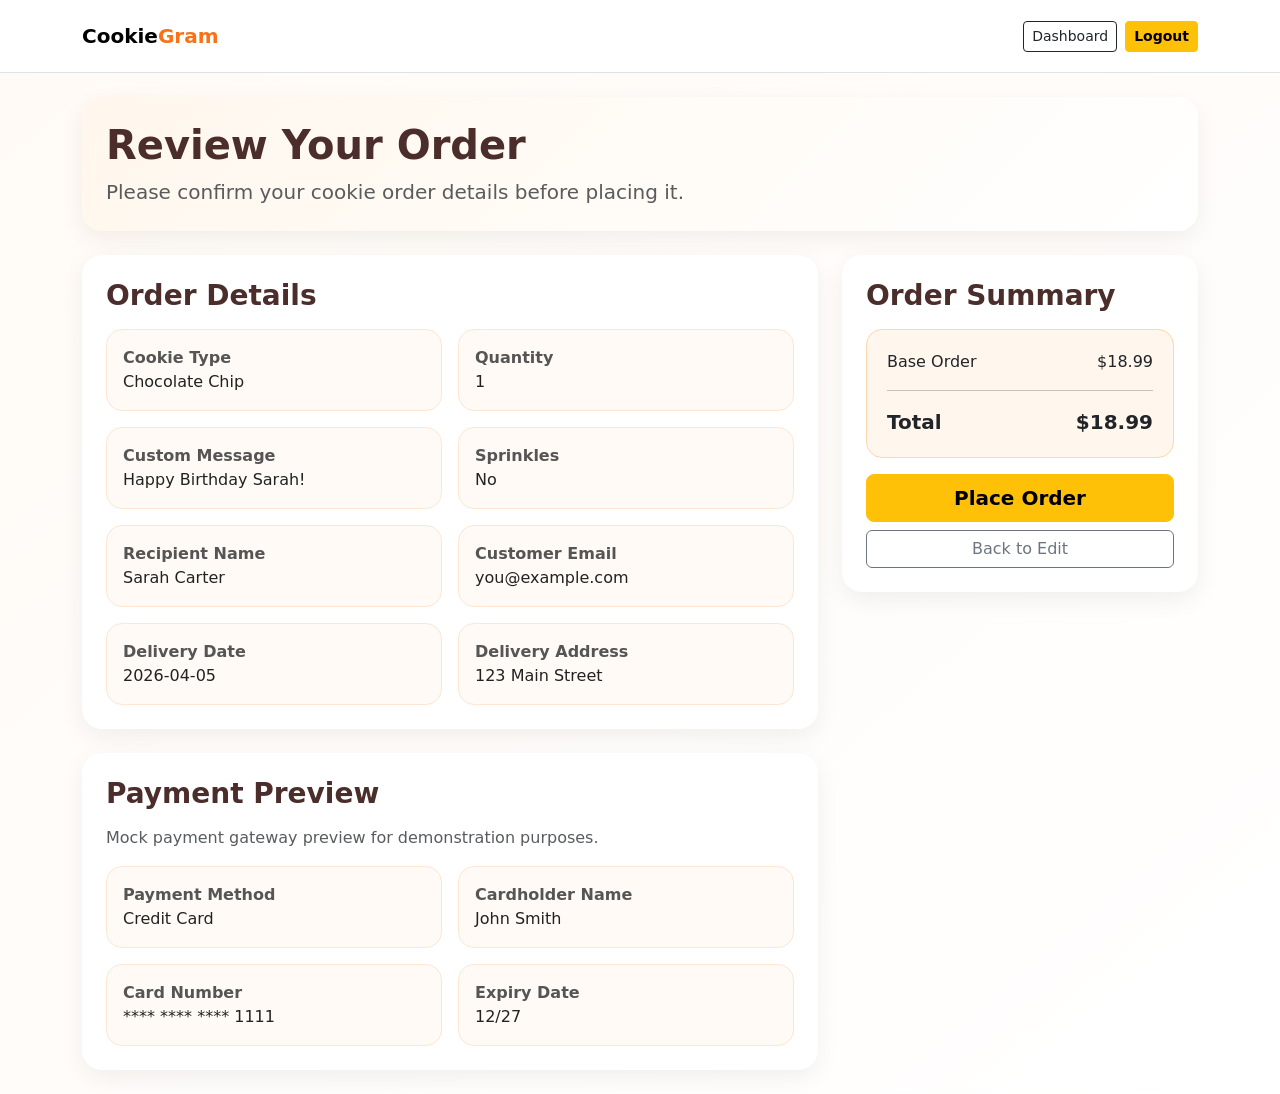
<file: src/main/resources/templates/order-preview.html>
<!doctype html>
<html lang="en" xmlns:th="http://www.thymeleaf.org">
<head>
  <meta charset="UTF-8"/>
  <meta name="viewport" content="width=device-width, initial-scale=1"/>
  <title>Order Preview - CookieGram</title>
  <link href="https://cdn.jsdelivr.net/npm/bootstrap@5.3.3/dist/css/bootstrap.min.css" rel="stylesheet">
  <style>
    :root{
      --cg-orange:#f97316;
      --cg-brown:#4b2e2b;
      --cg-cream:#fff7ed;
    }

    body{
      background: linear-gradient(to bottom right, #fffaf5, #ffffff);
    }

    .brand{
      color: var(--cg-orange);
    }

    .preview-card{
      border: 0;
      border-radius: 1.25rem;
      box-shadow: 0 8px 24px rgba(0,0,0,0.06);
      background: #fff;
    }

    .hero-card{
      background: linear-gradient(135deg, #fff7ed, #ffffff);
    }

    .section-title{
      color: var(--cg-brown);
      font-weight: 700;
    }

    .info-box{
      background: #fffaf5;
      border: 1px solid #fde7d3;
      border-radius: 1rem;
      padding: 1rem;
      height: 100%;
    }

    .total-box{
      background: var(--cg-cream);
      border: 1px solid #fed7aa;
      border-radius: 1rem;
      padding: 1.25rem;
    }

    .label{
      font-weight: 600;
      color: #555;
    }

    .value{
      color: #222;
    }
  </style>
</head>
<body>

<nav class="navbar navbar-expand bg-white border-bottom">
  <div class="container py-2">
    <a class="navbar-brand fw-bold" href="/">Cookie<span class="brand">Gram</span></a>
    <div class="d-flex gap-2">
      <a class="btn btn-outline-dark btn-sm" th:href="@{/customer}">Dashboard</a>
      <form th:action="@{/logout}" method="post" class="m-0">
        <button class="btn btn-warning btn-sm fw-semibold" type="submit">Logout</button>
      </form>
    </div>
  </div>
</nav>

<div class="container my-4">

  <div class="preview-card hero-card p-4 mb-4">
    <h1 class="display-6 fw-bold mb-2" style="color:var(--cg-brown);">Review Your Order</h1>
    <p class="lead text-muted mb-0">Please confirm your cookie order details before placing it.</p>
  </div>

  <div class="row g-4">

    <div class="col-lg-8">
      <div class="preview-card p-4 mb-4">
        <h3 class="section-title mb-3">Order Details</h3>

        <div class="row g-3">
          <div class="col-md-6">
            <div class="info-box">
              <div class="label">Cookie Type</div>
              <div class="value" th:text="${orderForm.cookieType.displayName}">Chocolate Chip</div>
            </div>
          </div>

          <div class="col-md-6">
            <div class="info-box">
              <div class="label">Quantity</div>
              <div class="value" th:text="${orderForm.quantity}">1</div>
            </div>
          </div>

          <div class="col-md-6">
            <div class="info-box">
              <div class="label">Custom Message</div>
              <div class="value" th:text="${orderForm.customMessage}">Happy Birthday Sarah!</div>
            </div>
          </div>

          <div class="col-md-6">
            <div class="info-box">
              <div class="label">Sprinkles</div>
              <div class="value" th:text="${orderForm.sprinkles ? 'Yes' : 'No'}">No</div>
            </div>
          </div>

          <div class="col-md-6">
            <div class="info-box">
              <div class="label">Recipient Name</div>
              <div class="value" th:text="${orderForm.recipientName}">Sarah Carter</div>
            </div>
          </div>

          <div class="col-md-6">
            <div class="info-box">
              <div class="label">Customer Email</div>
              <div class="value" th:text="${orderForm.customerEmail}">you@example.com</div>
            </div>
          </div>

          <div class="col-md-6">
            <div class="info-box">
              <div class="label">Delivery Date</div>
              <div class="value" th:text="${orderForm.deliveryDate}">2026-04-05</div>
            </div>
          </div>

          <div class="col-md-6">
            <div class="info-box">
              <div class="label">Delivery Address</div>
              <div class="value" th:text="${orderForm.deliveryAddress}">123 Main Street</div>
            </div>
          </div>
        </div>
      </div>

      <div class="preview-card p-4">
        <h3 class="section-title mb-3">Payment Preview</h3>
        <p class="text-muted">Mock payment gateway preview for demonstration purposes.</p>

        <div class="row g-3">
          <div class="col-md-6">
            <div class="info-box">
              <div class="label">Payment Method</div>
              <div class="value" th:text="${orderForm.paymentMethod}">Credit Card</div>
            </div>
          </div>

          <div class="col-md-6">
            <div class="info-box">
              <div class="label">Cardholder Name</div>
              <div class="value" th:text="${orderForm.cardholderName}">John Smith</div>
            </div>
          </div>

          <div class="col-md-6">
            <div class="info-box">
              <div class="label">Card Number</div>
              <div class="value"
                   th:text="${'**** **** **** ' + #strings.substring(orderForm.mockCardNumber, orderForm.mockCardNumber.length() - 4, orderForm.mockCardNumber.length())}">
                **** **** **** 1111
              </div>
            </div>
          </div>

          <div class="col-md-6">
            <div class="info-box">
              <div class="label">Expiry Date</div>
              <div class="value" th:text="${orderForm.expiryDate}">12/27</div>
            </div>
          </div>
        </div>
      </div>
    </div>

    <div class="col-lg-4">
      <div class="preview-card p-4">
        <h3 class="section-title mb-3">Order Summary</h3>

        <div class="total-box mb-3">
          <div class="d-flex justify-content-between mb-2">
            <span>Base Order</span>
            <span th:text="'$' + ${totalPrice}">$18.99</span>
          </div>
          <hr>
          <div class="d-flex justify-content-between fw-bold fs-5">
            <span>Total</span>
            <span th:text="'$' + ${totalPrice}">$18.99</span>
          </div>
        </div>

        <form th:action="@{/customer/orders/place}" method="post">
          <input type="hidden" name="cookieType" th:value="${orderForm.cookieType}">
          <input type="hidden" name="customMessage" th:value="${orderForm.customMessage}">
          <input type="hidden" name="sprinkles" th:value="${orderForm.sprinkles}">
          <input type="hidden" name="quantity" th:value="${orderForm.quantity}">
          <input type="hidden" name="recipientName" th:value="${orderForm.recipientName}">
          <input type="hidden" name="customerEmail" th:value="${orderForm.customerEmail}">
          <input type="hidden" name="deliveryAddress" th:value="${orderForm.deliveryAddress}">
          <input type="hidden" name="deliveryDate" th:value="${orderForm.deliveryDate}">
          <input type="hidden" name="paymentMethod" th:value="${orderForm.paymentMethod}">
          <input type="hidden" name="cardholderName" th:value="${orderForm.cardholderName}">
          <input type="hidden" name="mockCardNumber" th:value="${orderForm.mockCardNumber}">
          <input type="hidden" name="expiryDate" th:value="${orderForm.expiryDate}">
          <input type="hidden" name="cvv" th:value="${orderForm.cvv}">

          <div class="d-grid gap-2">
            <button type="submit" class="btn btn-warning btn-lg fw-semibold">Place Order</button>
            <a th:href="@{/customer/orders/new}" class="btn btn-outline-secondary">Back to Edit</a>
          </div>
        </form>
      </div>
    </div>

  </div>
</div>

</body>
</html>
</file>
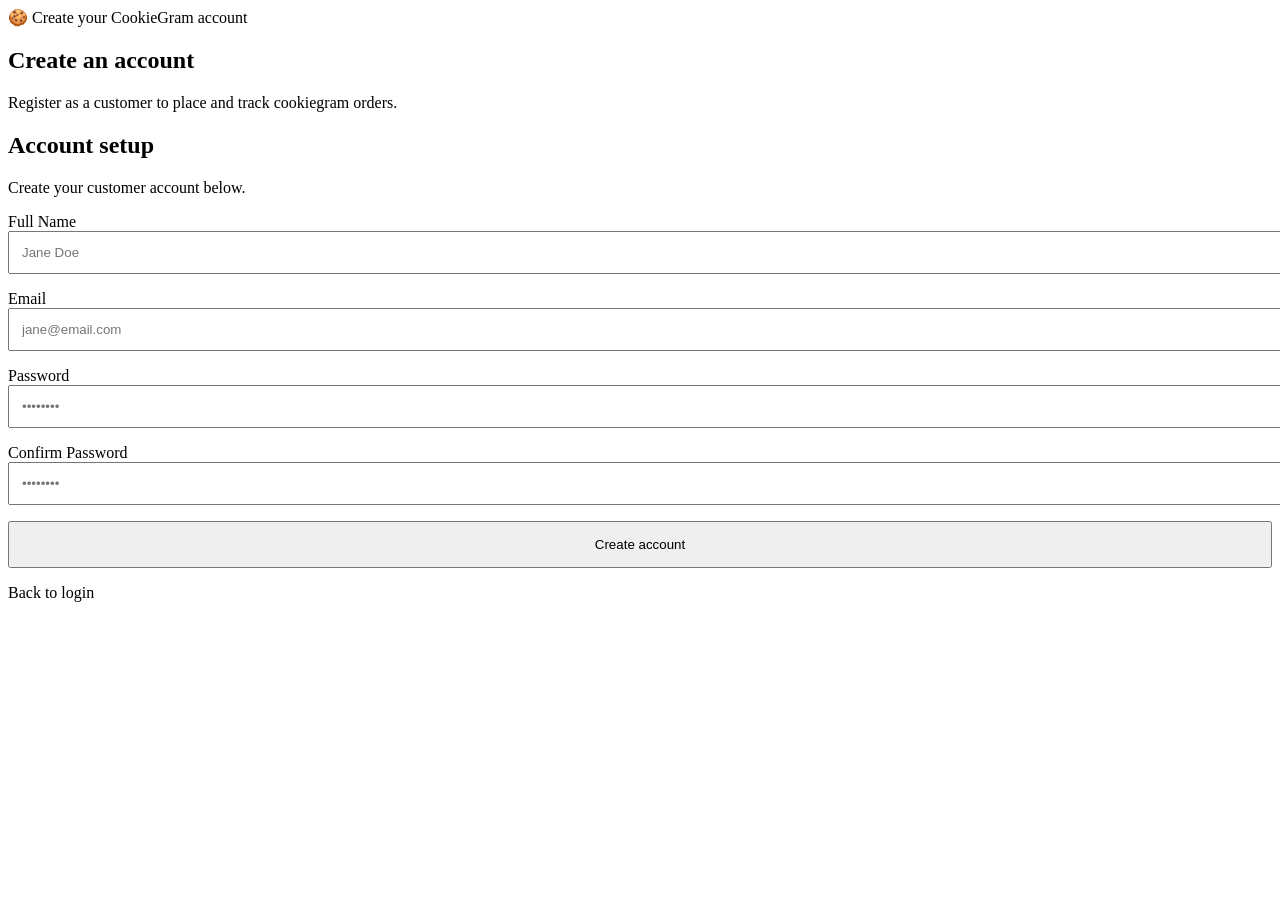
<file: src/main/resources/templates/register.html>
<!doctype html>
<html lang="en" xmlns:th="http://www.thymeleaf.org">
<head>
  <meta charset="UTF-8" />
  <meta name="viewport" content="width=device-width, initial-scale=1.0"/>
  <title>CookieGram — Create account</title>
  <link rel="stylesheet" th:href="@{/css/auth.css}">
  <style>
    .error { color: #b91c1c; font-size: 0.9rem; margin-top: 0.25rem; }
    .success { color: #166534; }
    .field { margin-bottom: 1rem; }
    .field input { width: 100%; padding: 0.75rem; }
    .btn { width: 100%; padding: 0.9rem; }
  </style>
</head>
<body>
  <div class="auth-wrap">
    <section class="brand">
      <div class="badge">🍪 <span>Create your CookieGram account</span></div>
      <h1>Create an account</h1>
      <p>Register as a customer to place and track cookiegram orders.</p>
    </section>

    <section class="card">
      <h2>Account setup</h2>
      <p class="sub">Create your customer account below.</p>

      <div th:if="${registerError}" class="error" th:text="${registerError}"></div>

      <form th:action="@{/register}" th:object="${registerForm}" method="post">
        <div class="field">
          <label>Full Name</label>
          <input type="text" th:field="*{fullName}" placeholder="Jane Doe">
          <div class="error" th:if="${#fields.hasErrors('fullName')}" th:errors="*{fullName}"></div>
        </div>

        <div class="field">
          <label>Email</label>
          <input type="email" th:field="*{email}" placeholder="jane@email.com">
          <div class="error" th:if="${#fields.hasErrors('email')}" th:errors="*{email}"></div>
        </div>

        <div class="field">
          <label>Password</label>
          <input type="password" th:field="*{password}" placeholder="••••••••">
          <div class="error" th:if="${#fields.hasErrors('password')}" th:errors="*{password}"></div>
        </div>

        <div class="field">
          <label>Confirm Password</label>
          <input type="password" th:field="*{confirmPassword}" placeholder="••••••••">
          <div class="error" th:if="${#fields.hasErrors('confirmPassword')}" th:errors="*{confirmPassword}"></div>
        </div>

        <button class="btn" type="submit">Create account</button>
      </form>

      <div class="footer" style="margin-top: 1rem;">
        <a class="link" th:href="@{/login}">Back to login</a>
      </div>
    </section>
  </div>
</body>
</html>
</file>
